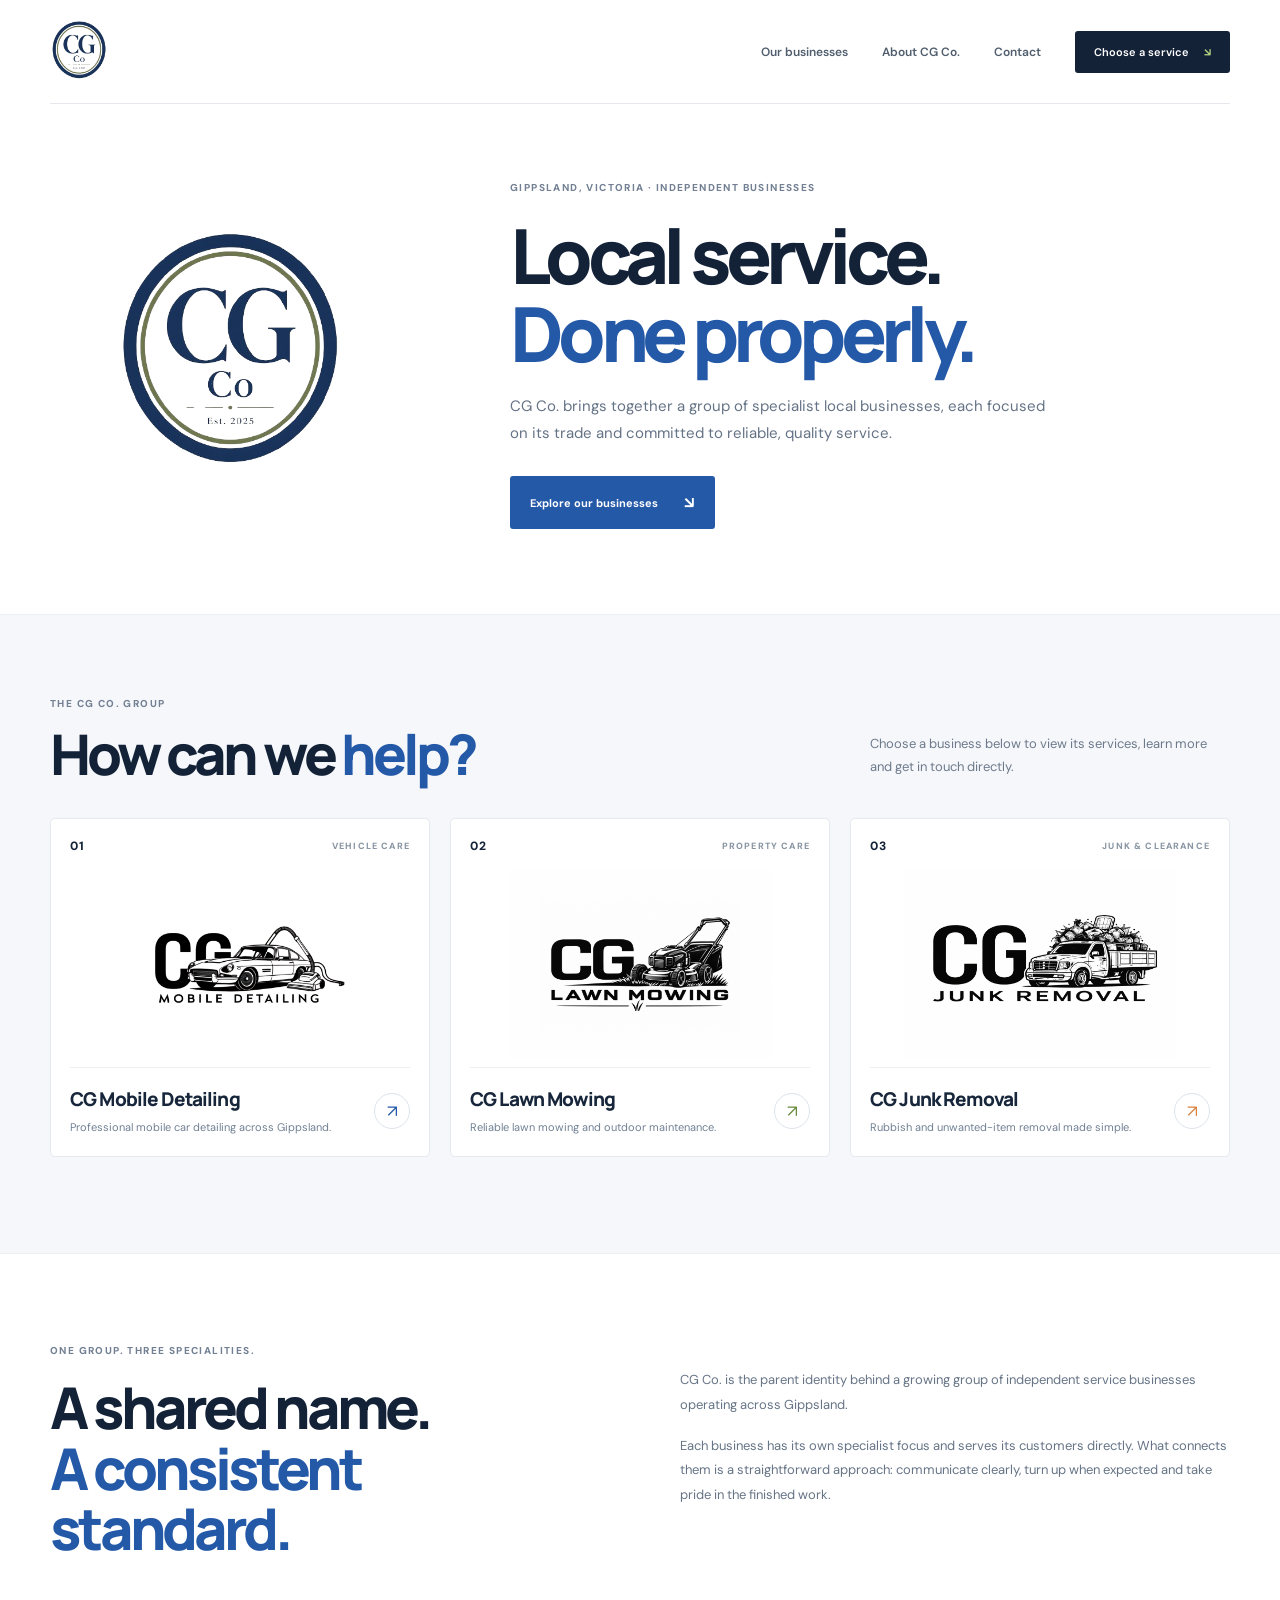
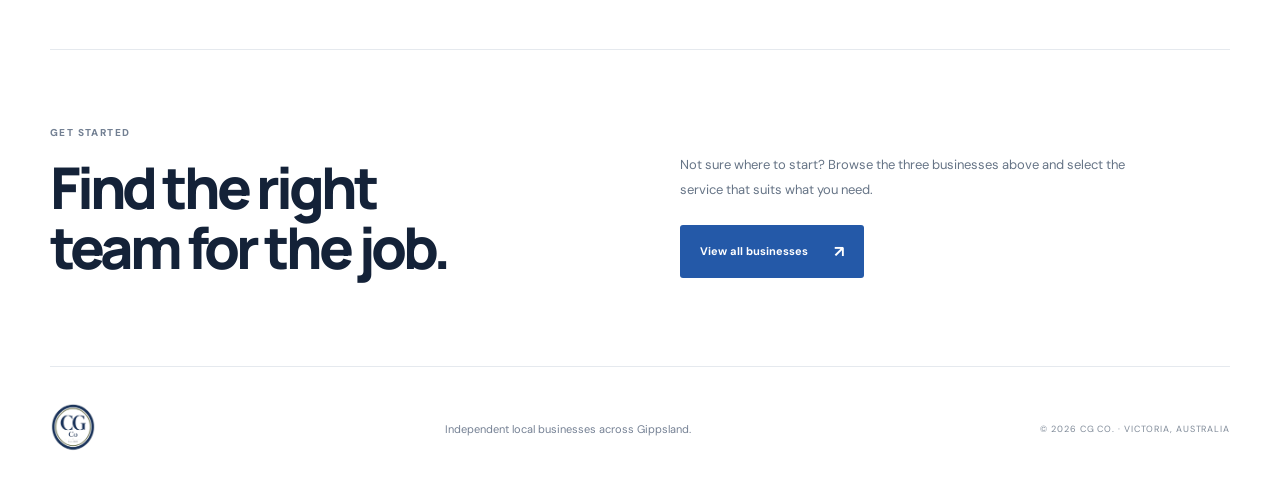
<file: index.html>
<!doctype html>
<html lang="en-AU">
<head>
<meta charset="utf-8"><meta name="viewport" content="width=device-width,initial-scale=1">
<meta name="theme-color" content="#ffffff">
<meta name="description" content="CG Co. is a Gippsland-based group of independent service businesses: mobile detailing, lawn mowing and junk removal.">
<meta property="og:title" content="CG Co. | Gippsland Service Businesses"><meta property="og:description" content="Three local service businesses. One shared commitment to quality work.">
<title>CG Co. | Gippsland Service Businesses</title><link rel="stylesheet" href="/styles.css"><link rel="icon" href="/favicon.svg" type="image/svg+xml">
</head>
<body><div class="shell">
<header class="header"><a class="brand-logo" href="/" aria-label="CG Co. home"><img src="/MainLogo" alt="CG Co."></a>
<nav class="nav" aria-label="Main navigation"><a href="#businesses">Our businesses</a><a href="#about">About CG Co.</a><a href="#contact">Contact</a></nav>
<a class="header-cta" href="#businesses">Choose a service <b>↘</b></a><button class="menu" aria-label="Open menu" aria-expanded="false">☰</button></header>
<main>
<section class="corporate-hero wrap">
<div class="corporate-logo"><img src="/MainLogo" alt="CG Co."></div>
<div class="corporate-intro"><span class="kicker">GIPPSLAND, VICTORIA · INDEPENDENT BUSINESSES</span><h1>Local service.<br><span>Done properly.</span></h1><p>CG Co. brings together a group of specialist local businesses, each focused on its trade and committed to reliable, quality service.</p><a class="primary-link" href="#businesses">Explore our businesses <b>↘</b></a></div>
</section>
<section class="business-section" id="businesses"><div class="wrap">
<div class="business-heading"><div><span class="kicker">THE CG CO. GROUP</span><h2>How can we <span>help?</span></h2></div><p>Choose a business below to view its services, learn more and get in touch directly.</p></div>
<div class="service-grid">
<a class="service-card service-detail" href="/mobile-detailing/"><div class="service-card-top"><span>01</span><span>VEHICLE CARE</span></div><div class="service-logo service-logo-detail"><img src="/CGMD" alt="CG Mobile Detailing logo"></div><div class="service-card-bottom"><div><h3>CG Mobile Detailing</h3><p>Professional mobile car detailing across Gippsland.</p></div><span class="service-arrow">↗</span></div></a>
<a class="service-card service-lawn" href="/lawn-mowing/"><div class="service-card-top"><span>02</span><span>PROPERTY CARE</span></div><div class="service-logo service-logo-lawn"><img src="/CGLM" alt="CG Lawn Mowing logo"></div><div class="service-card-bottom"><div><h3>CG Lawn Mowing</h3><p>Reliable lawn mowing and outdoor maintenance.</p></div><span class="service-arrow">↗</span></div></a>
<a class="service-card service-junk" href="/junk-removal/"><div class="service-card-top"><span>03</span><span>JUNK & CLEARANCE</span></div><div class="service-logo service-logo-junk"><img src="/CGJR" alt="CG Junk Removal logo"></div><div class="service-card-bottom"><div><h3>CG Junk Removal</h3><p>Rubbish and unwanted-item removal made simple.</p></div><span class="service-arrow">↗</span></div></a>
</div></div></section>
<section class="about-section" id="about"><div class="wrap about-layout"><div><span class="kicker">ONE GROUP. THREE SPECIALITIES.</span><h2>A shared name.<br><span>A consistent standard.</span></h2></div><div><p>CG Co. is the parent identity behind a growing group of independent service businesses operating across Gippsland.</p><p>Each business has its own specialist focus and serves its customers directly. What connects them is a straightforward approach: communicate clearly, turn up when expected and take pride in the finished work.</p></div></div></section>
<section class="contact-section wrap" id="contact"><div><span class="kicker">GET STARTED</span><h2>Find the right<br>team for the job.</h2></div><div><p>Not sure where to start? Browse the three businesses above and select the service that suits what you need.</p><a class="primary-link" href="#businesses">View all businesses <b>↗</b></a></div></section>
</main>
<footer class="footer wrap"><a class="brand-logo footer-brand" href="/" aria-label="CG Co. home"><img src="/MainLogo" alt="CG Co."></a><p>Independent local businesses across Gippsland.</p><small>© <span class="year"></span> CG CO. · VICTORIA, AUSTRALIA</small></footer>
</div><script src="/script.js"></script></body></html>
</file>
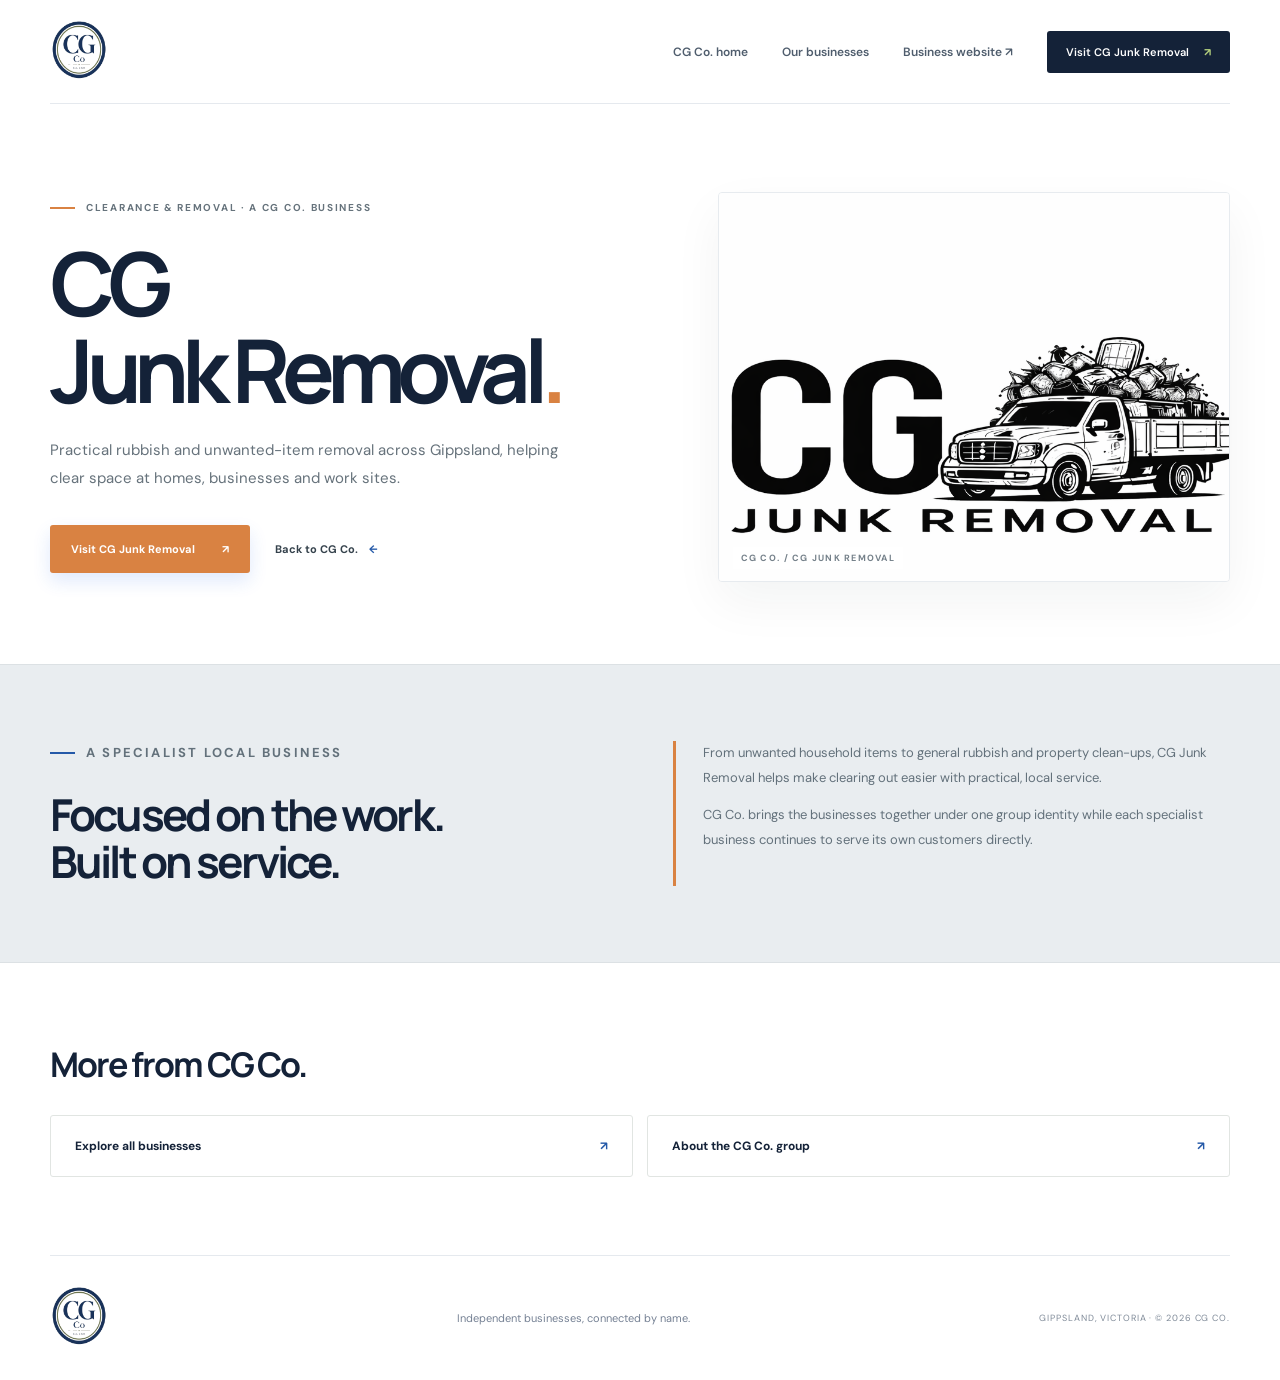
<file: junk-removal/index.html>
<!doctype html>
<html lang="en-AU"><head><meta charset="utf-8"><meta name="viewport" content="width=device-width,initial-scale=1"><meta name="theme-color" content="#f5f4ef"><meta name="description" content="Practical rubbish and unwanted-item removal across Gippsland, helping clear space at homes, businesses and work sites."><title>CG Junk Removal | CG Co.</title><link rel="stylesheet" href="/styles.css"><link rel="icon" href="/favicon.svg" type="image/svg+xml"></head><body class="tone-orange"><div class="shell"><header class="header"><a class="brand-logo" href="/" aria-label="CG Co. home"><img src="/MainLogo" alt="CG Co. — Built on Service"></a><nav class="nav"><a href="/">CG Co. home</a><a href="/#businesses">Our businesses</a><a href="https://cgjunkremoval.com" target="_blank" rel="noopener">Business website ↗</a></nav><a class="header-cta" href="https://cgjunkremoval.com" target="_blank" rel="noopener">Visit CG Junk Removal <b>↗</b></a><button class="menu" aria-label="Open menu" aria-expanded="false">☰</button></header><main><section class="subhero wrap"><div><p class="eyebrow">Clearance & removal · A CG Co. business</p><h1>CG<br> Junk Removal<span>.</span></h1><p class="intro">Practical rubbish and unwanted-item removal across Gippsland, helping clear space at homes, businesses and work sites.</p><div class="actions"><a class="btn" href="https://cgjunkremoval.com" target="_blank" rel="noopener">Visit CG Junk Removal <span>↗</span></a><a class="plain-link" href="/">Back to CG Co. <span>←</span></a></div></div><div class="sub-visual"><img class="sub-brand-logo" src="/CGJR" alt="CG Junk Removal logo"><small>CG CO. / CG JUNK REMOVAL</small></div></section><section class="details"><div class="details-inner wrap"><div><p class="eyebrow">A specialist local business</p><h2>Focused on the work.<br>Built on service.</h2></div><div class="detail-note"><p>From unwanted household items to general rubbish and property clean-ups, CG Junk Removal helps make clearing out easier with practical, local service.</p><p>CG Co. brings the businesses together under one group identity while each specialist business continues to serve its own customers directly.</p></div></div></section><section class="other-links wrap"><h2>More from CG Co.</h2><div class="other-grid"><a class="other-link" href="/#businesses">Explore all businesses <span>↗</span></a><a class="other-link" href="/">About the CG Co. group <span>↗</span></a></div></section></main><footer class="footer wrap"><a class="brand-logo" href="/" aria-label="CG Co. home"><img src="/MainLogo" alt="CG Co. — Built on Service"></a><p>Independent businesses, connected by name.</p><small>GIPPSLAND, VICTORIA · © <span class="year"></span> CG CO.</small></footer></div><script src="/script.js"></script></body></html>
</file>
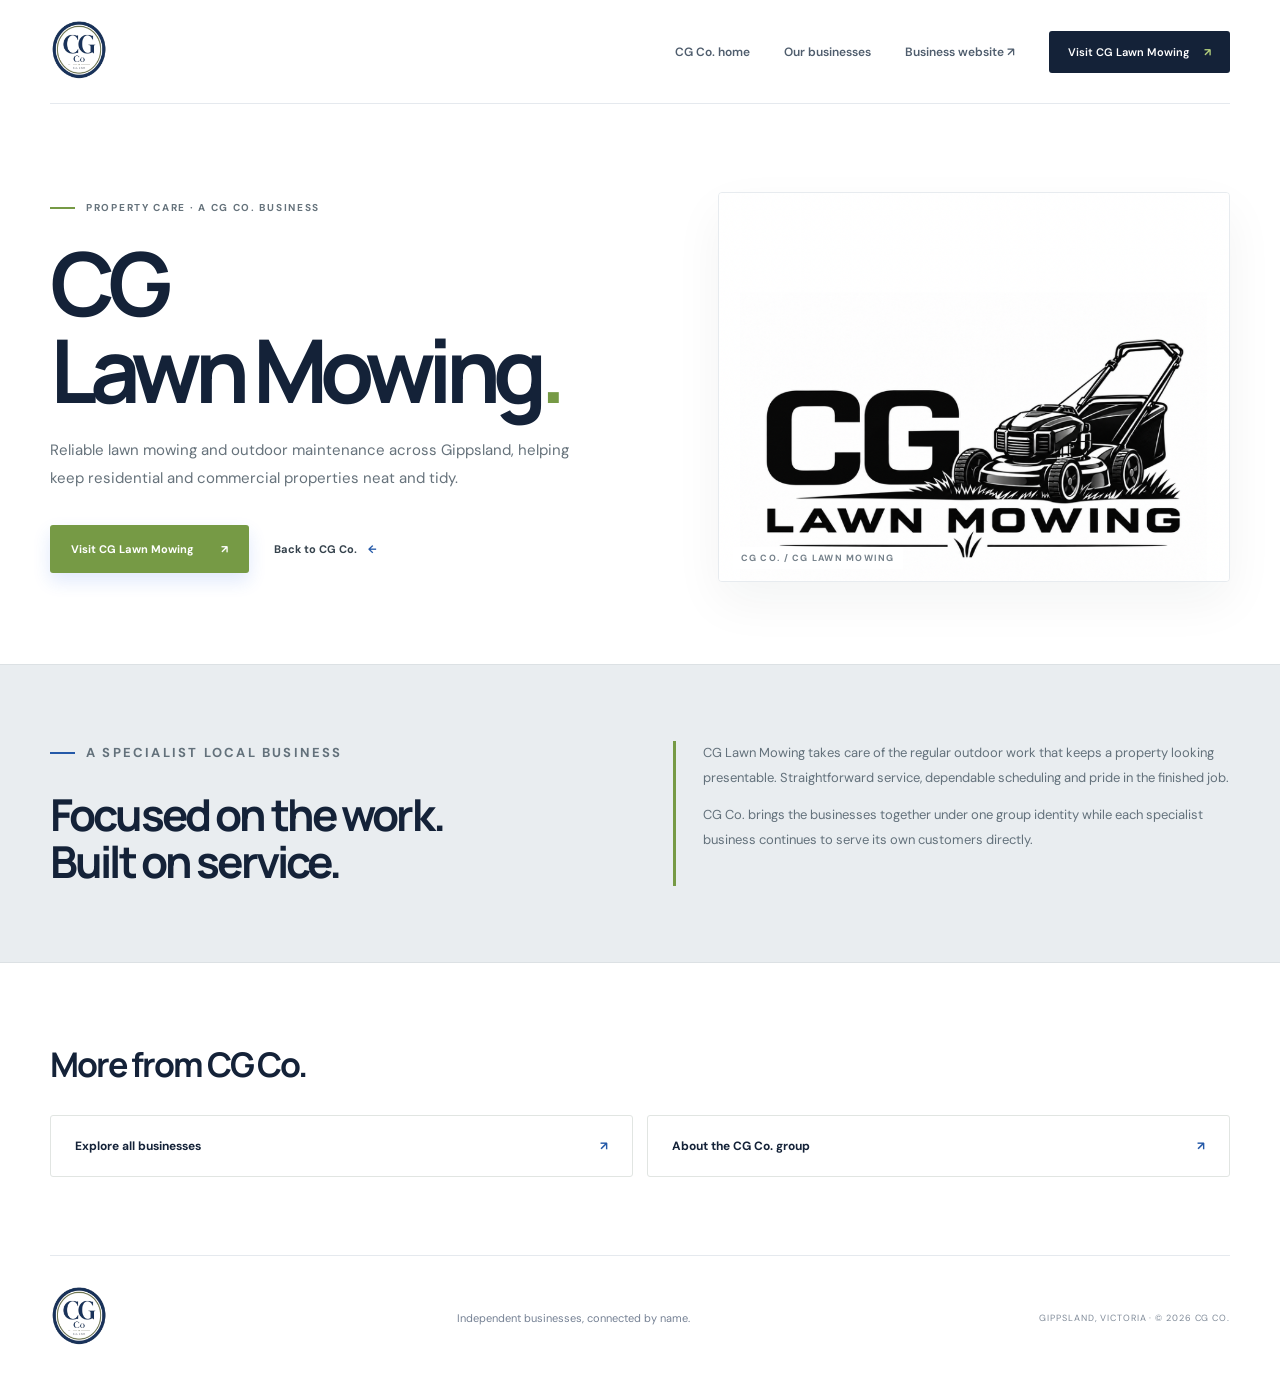
<file: lawn-mowing/index.html>
<!doctype html>
<html lang="en-AU"><head><meta charset="utf-8"><meta name="viewport" content="width=device-width,initial-scale=1"><meta name="theme-color" content="#f5f4ef"><meta name="description" content="Reliable lawn mowing and outdoor maintenance across Gippsland, helping keep residential and commercial properties neat and tidy."><title>CG Lawn Mowing | CG Co.</title><link rel="stylesheet" href="/styles.css"><link rel="icon" href="/favicon.svg" type="image/svg+xml"></head><body class="tone-green"><div class="shell"><header class="header"><a class="brand-logo" href="/" aria-label="CG Co. home"><img src="/MainLogo" alt="CG Co. — Built on Service"></a><nav class="nav"><a href="/">CG Co. home</a><a href="/#businesses">Our businesses</a><a href="https://cglawnmowing.org" target="_blank" rel="noopener">Business website ↗</a></nav><a class="header-cta" href="https://cglawnmowing.org" target="_blank" rel="noopener">Visit CG Lawn Mowing <b>↗</b></a><button class="menu" aria-label="Open menu" aria-expanded="false">☰</button></header><main><section class="subhero wrap"><div><p class="eyebrow">Property care · A CG Co. business</p><h1>CG<br> Lawn Mowing<span>.</span></h1><p class="intro">Reliable lawn mowing and outdoor maintenance across Gippsland, helping keep residential and commercial properties neat and tidy.</p><div class="actions"><a class="btn" href="https://cglawnmowing.org" target="_blank" rel="noopener">Visit CG Lawn Mowing <span>↗</span></a><a class="plain-link" href="/">Back to CG Co. <span>←</span></a></div></div><div class="sub-visual"><img class="sub-brand-logo" src="/CGLM" alt="CG Lawn Mowing logo"><small>CG CO. / CG LAWN MOWING</small></div></section><section class="details"><div class="details-inner wrap"><div><p class="eyebrow">A specialist local business</p><h2>Focused on the work.<br>Built on service.</h2></div><div class="detail-note"><p>CG Lawn Mowing takes care of the regular outdoor work that keeps a property looking presentable. Straightforward service, dependable scheduling and pride in the finished job.</p><p>CG Co. brings the businesses together under one group identity while each specialist business continues to serve its own customers directly.</p></div></div></section><section class="other-links wrap"><h2>More from CG Co.</h2><div class="other-grid"><a class="other-link" href="/#businesses">Explore all businesses <span>↗</span></a><a class="other-link" href="/">About the CG Co. group <span>↗</span></a></div></section></main><footer class="footer wrap"><a class="brand-logo" href="/" aria-label="CG Co. home"><img src="/MainLogo" alt="CG Co. — Built on Service"></a><p>Independent businesses, connected by name.</p><small>GIPPSLAND, VICTORIA · © <span class="year"></span> CG CO.</small></footer></div><script src="/script.js"></script></body></html>
</file>
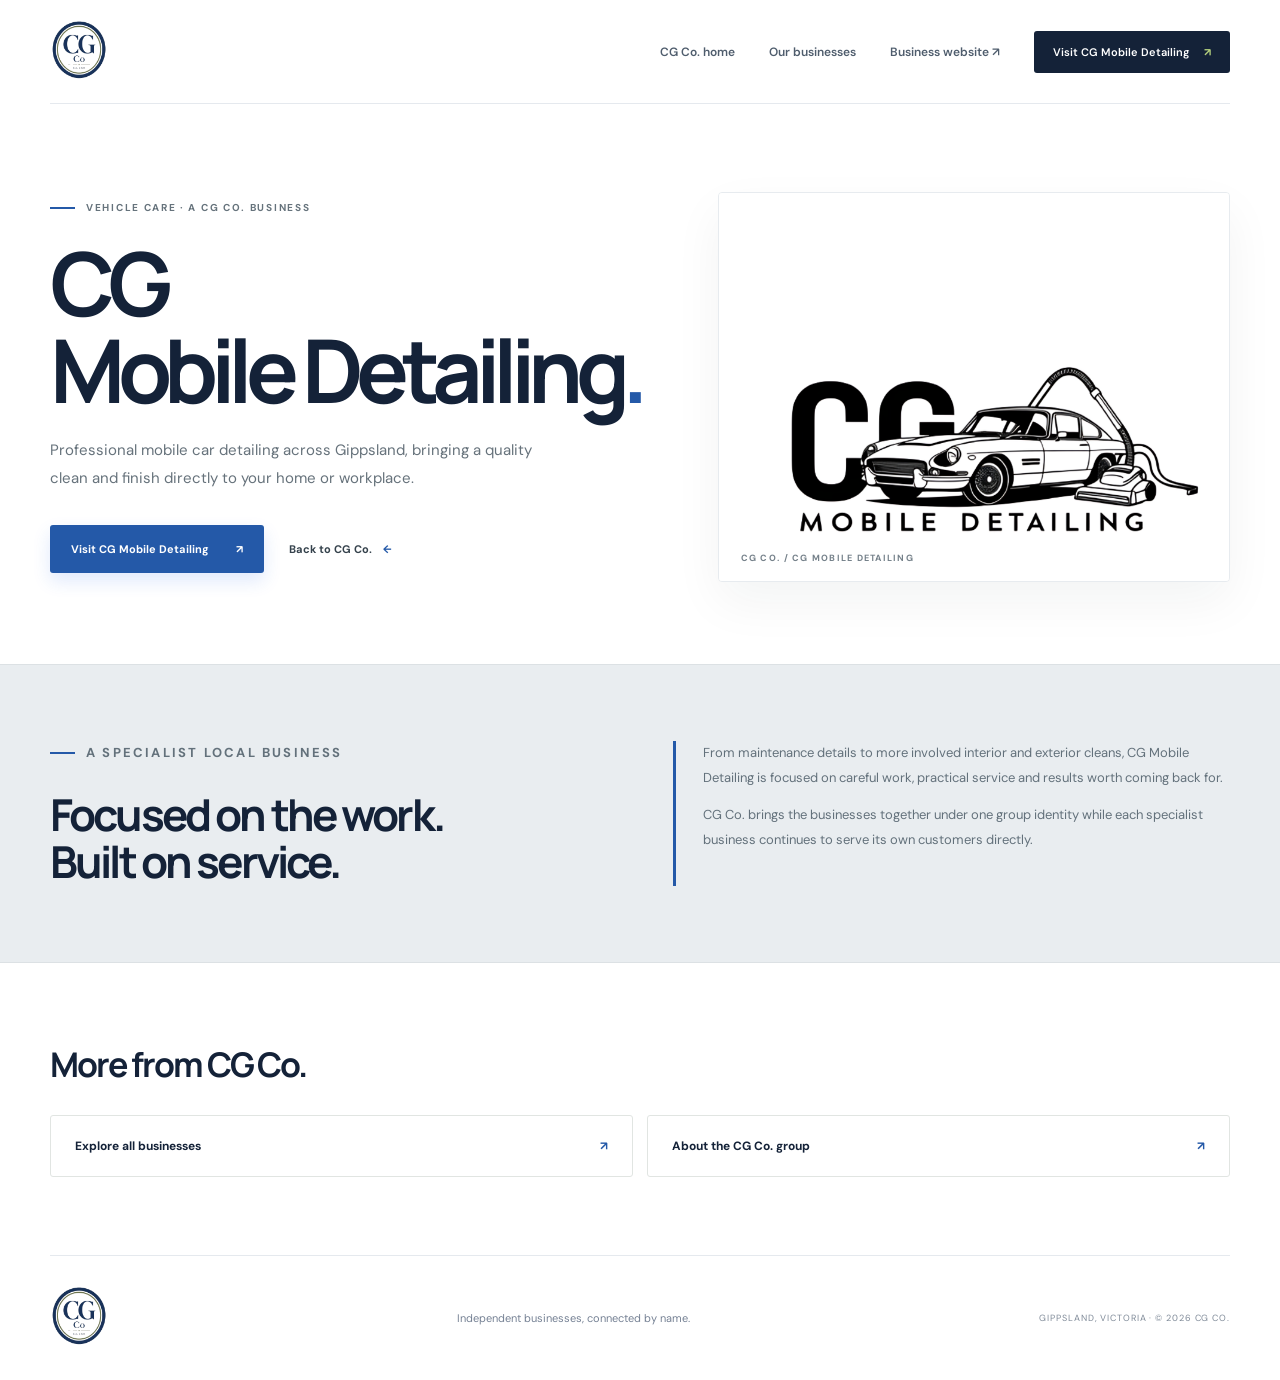
<file: mobile-detailing/index.html>
<!doctype html>
<html lang="en-AU"><head><meta charset="utf-8"><meta name="viewport" content="width=device-width,initial-scale=1"><meta name="theme-color" content="#f5f4ef"><meta name="description" content="Professional mobile car detailing across Gippsland, bringing a quality clean and finish directly to your home or workplace."><title>CG Mobile Detailing | CG Co.</title><link rel="stylesheet" href="/styles.css"><link rel="icon" href="/favicon.svg" type="image/svg+xml"></head><body class="tone-blue"><div class="shell"><header class="header"><a class="brand-logo" href="/" aria-label="CG Co. home"><img src="/MainLogo" alt="CG Co. — Built on Service"></a><nav class="nav"><a href="/">CG Co. home</a><a href="/#businesses">Our businesses</a><a href="https://cgmobiledetailing.com" target="_blank" rel="noopener">Business website ↗</a></nav><a class="header-cta" href="https://cgmobiledetailing.com" target="_blank" rel="noopener">Visit CG Mobile Detailing <b>↗</b></a><button class="menu" aria-label="Open menu" aria-expanded="false">☰</button></header><main><section class="subhero wrap"><div><p class="eyebrow">Vehicle care · A CG Co. business</p><h1>CG<br> Mobile Detailing<span>.</span></h1><p class="intro">Professional mobile car detailing across Gippsland, bringing a quality clean and finish directly to your home or workplace.</p><div class="actions"><a class="btn" href="https://cgmobiledetailing.com" target="_blank" rel="noopener">Visit CG Mobile Detailing <span>↗</span></a><a class="plain-link" href="/">Back to CG Co. <span>←</span></a></div></div><div class="sub-visual"><img class="sub-brand-logo" src="/CGMD" alt="CG Mobile Detailing logo"><small>CG CO. / CG MOBILE DETAILING</small></div></section><section class="details"><div class="details-inner wrap"><div><p class="eyebrow">A specialist local business</p><h2>Focused on the work.<br>Built on service.</h2></div><div class="detail-note"><p>From maintenance details to more involved interior and exterior cleans, CG Mobile Detailing is focused on careful work, practical service and results worth coming back for.</p><p>CG Co. brings the businesses together under one group identity while each specialist business continues to serve its own customers directly.</p></div></div></section><section class="other-links wrap"><h2>More from CG Co.</h2><div class="other-grid"><a class="other-link" href="/#businesses">Explore all businesses <span>↗</span></a><a class="other-link" href="/">About the CG Co. group <span>↗</span></a></div></section></main><footer class="footer wrap"><a class="brand-logo" href="/" aria-label="CG Co. home"><img src="/MainLogo" alt="CG Co. — Built on Service"></a><p>Independent businesses, connected by name.</p><small>GIPPSLAND, VICTORIA · © <span class="year"></span> CG CO.</small></footer></div><script src="/script.js"></script></body></html>
</file>
<file: styles.css>
@import url('https://fonts.googleapis.com/css2?family=DM+Sans:wght@400;500;600;700&family=Manrope:wght@400;500;600;700;800&display=swap');
:root{--paper:#f5f4ef;--white:#fff;--ink:#17212b;--muted:#69747d;--line:#e3e5e2;--blue:#2563eb;--blue2:#dce9ff;--green:#83bd45;--green2:#eaf4df;--orange:#ef8b45;--orange2:#fff0e3;--max:1240px}
*{box-sizing:border-box}html{scroll-behavior:smooth;scroll-padding-top:100px}body{margin:0;background:var(--paper);color:var(--ink);font-family:'DM Sans',sans-serif;-webkit-font-smoothing:antialiased}a{color:inherit;text-decoration:none}button{font:inherit}.shell{overflow:hidden}.wrap{width:min(var(--max),calc(100% - 72px));margin:auto}
.header{height:94px;width:min(var(--max),calc(100% - 72px));margin:auto;display:flex;align-items:center;justify-content:space-between;border-bottom:1px solid #dfe2df;position:relative;z-index:5}.brand-logo{display:flex;align-items:center;flex:0 0 auto;width:145px;height:70px;overflow:hidden;background:#080a0d;border-radius:5px;padding:5px 9px}.brand-logo img{display:block;width:100%;height:100%;object-fit:contain}.footer-brand{width:135px;height:64px}
.nav{display:flex;align-items:center;gap:36px;margin-left:auto;margin-right:34px}.nav a,.header-cta{font-size:12px;font-weight:600;color:#53606a}.nav a:hover{color:var(--blue)}.header-cta{padding:14px 18px;background:var(--ink);color:#fff;border-radius:3px}.header-cta b{color:#a9d76e;margin-left:12px}.menu{display:none;background:none;border:0;color:var(--ink);font-size:24px}
.eyebrow{font-size:10px;letter-spacing:.17em;text-transform:uppercase;font-weight:700;color:#66737c;display:flex;align-items:center;gap:11px;margin:0 0 25px}.eyebrow:before{content:'';width:25px;height:2px;background:var(--blue)}h1,h2,h3{font-family:Manrope,sans-serif}h1,h2,h3,p{margin-top:0}
.hero{padding:86px 0 66px;display:grid;grid-template-columns:1.05fr .95fr;gap:62px;align-items:center;min-height:625px}.hero h1{font-size:clamp(58px,7.2vw,96px);line-height:.99;letter-spacing:-.085em;font-weight:800;margin:0 0 27px;max-width:730px}.hero h1 em{font-style:normal;color:var(--blue)}.intro{max-width:520px;color:#66727b;font-size:15px;line-height:1.9;margin-bottom:32px}.actions{display:flex;align-items:center;gap:25px;flex-wrap:wrap}.btn{display:inline-flex;align-items:center;gap:27px;padding:17px 21px;background:var(--blue);color:white;font-size:11px;font-weight:700;border-radius:3px;transition:.2s;box-shadow:0 8px 18px #2563eb24}.btn:hover{transform:translateY(-3px);background:#174fce}.plain-link{font-size:11px;font-weight:700;color:#35424c}.plain-link span{color:var(--blue);margin-left:8px}
.hero-visual{min-height:430px;position:relative;display:flex;align-items:center;justify-content:center;background:#090b0e;border-radius:5px;overflow:hidden;box-shadow:0 24px 60px #17212b20}.hero-visual:before{content:'';position:absolute;inset:0;background:radial-gradient(ellipse at 70% 25%,#31425a 0,transparent 44%),linear-gradient(135deg,#101820,#050608 72%)}.visual-grid{position:absolute;inset:0;opacity:.18;background-image:linear-gradient(#ffffff1c 1px,transparent 1px),linear-gradient(90deg,#ffffff1c 1px,transparent 1px);background-size:44px 44px;mask-image:linear-gradient(135deg,black,transparent 82%)}.hero-brand-logo{position:relative;z-index:1;display:block;width:76%;max-height:235px;object-fit:contain;filter:drop-shadow(0 15px 28px #0008)}.visual-stamp{position:absolute;bottom:25px;left:27px;font-size:9px;line-height:1.8;letter-spacing:.18em;color:#c8d0d6}.visual-stamp strong{color:#a9d76e}.visual-count{position:absolute;right:26px;top:25px;font-size:9px;letter-spacing:.16em;color:#c1cad2}
.hero-bottom{border-top:1px solid #dfe2df;padding-top:19px;display:flex;justify-content:space-between;color:#7c878e;font-size:9px;font-weight:700;letter-spacing:.16em}
.section{padding:112px 0}.section-head{display:flex;justify-content:space-between;align-items:end;gap:35px;margin-bottom:43px}.section-head h2{font-size:clamp(42px,5vw,66px);letter-spacing:-.075em;line-height:1.01;margin:0}.section-head h2 span{color:var(--blue)}.section-head>p{max-width:370px;color:#6c777f;font-size:13px;line-height:1.85;margin:0 0 5px}
.business-grid{display:grid;grid-template-columns:repeat(3,1fr);gap:18px}.business-tile{position:relative;min-height:435px;padding:24px;display:flex;flex-direction:column;overflow:hidden;background:#fff;border:1px solid #e3e6e3;border-radius:5px;transition:transform .25s,box-shadow .25s}.business-tile:hover{transform:translateY(-6px);box-shadow:0 20px 45px #18232b14}.business-tile:before{content:'';position:absolute;left:0;right:0;top:0;height:5px;background:var(--tone)}.tile-top{position:relative;display:flex;justify-content:space-between;align-items:center;font-size:9px;font-weight:700;letter-spacing:.13em;color:#82909a}.tile-logo{position:relative;z-index:1;display:block;width:100%;height:155px;object-fit:contain;object-position:center;margin:23px 0 18px;border-radius:3px}.tile-logo-mobile{background:#e8f5ef}.tile-logo-junk{background:#101216}.business-tile h3{font-size:26px;letter-spacing:-.06em;line-height:1.08;margin:0 0 12px;position:relative;color:#18232d}.business-tile p{color:#69757e;font-size:12px;line-height:1.8;max-width:320px;margin-bottom:25px;position:relative}.tile-link{margin-top:auto;border-top:1px solid #e9ece9;padding-top:17px;font-size:10px;font-weight:700;display:flex;justify-content:space-between;position:relative;color:#26333d}.tile-link b{color:var(--tone);font-size:17px}.tone-blue{--tone:var(--blue);--tone-soft:var(--blue2)}.tone-green{--tone:var(--green);--tone-soft:var(--green2)}.tone-orange{--tone:var(--orange);--tone-soft:var(--orange2)}
.statement{background:#e9edf0;border-block:1px solid #dce1e4}.statement-inner{padding:100px 0;display:grid;grid-template-columns:.7fr 1.3fr;gap:80px}.statement-tag{font-size:10px;font-weight:700;letter-spacing:.17em;color:#71808a}.statement-copy h2{font-size:clamp(40px,4.8vw,64px);letter-spacing:-.075em;line-height:1.04;margin-bottom:25px}.statement-copy h2 span{color:var(--blue)}.statement-copy p{max-width:690px;color:#63717b;font-size:13px;line-height:1.95}
.contact{padding:100px 0}.contact-panel{position:relative;overflow:hidden;padding:60px 64px;background:#152330;color:#fff;border-radius:5px}.contact-panel:after{content:'CG.';position:absolute;right:20px;bottom:-120px;font:800 300px Manrope,sans-serif;letter-spacing:-.15em;color:#ffffff0b}.contact-panel .eyebrow{color:#b5c2cb}.contact-panel .eyebrow:before{background:#a9d76e}.contact-panel h2{font-size:clamp(44px,5vw,68px);letter-spacing:-.075em;line-height:1.02;max-width:600px;margin-bottom:17px}.contact-panel p:not(.eyebrow){font-size:13px;color:#c1cbd2;max-width:430px;line-height:1.85}.contact-panel .btn{background:#a9d76e;color:#17212b;box-shadow:none;position:relative;z-index:1}.contact-panel .btn:hover{background:#bce78a}
.footer{border-top:1px solid #dfe2df;min-height:140px;display:flex;align-items:center;justify-content:space-between;gap:20px}.footer p{font-size:11px;color:#75818a;margin:0}.footer small{font-size:9px;color:#7f8a92;letter-spacing:.13em}
.subhero{padding:88px 0 82px;display:grid;grid-template-columns:1fr .85fr;gap:65px;align-items:center}.subhero h1{font-size:clamp(54px,7vw,88px);line-height:.98;letter-spacing:-.085em;margin:0 0 24px}.subhero h1 span{color:var(--tone)}.subhero .eyebrow:before{background:var(--tone)}.subhero .btn{background:var(--tone)}.sub-visual{height:390px;display:grid;place-items:center;position:relative;overflow:hidden;background:#fff;border:1px solid #e1e5e2;border-radius:5px;box-shadow:0 20px 50px #17212b0d}.sub-brand-logo{display:block;width:82%;height:76%;object-fit:contain;position:relative;z-index:1}.sub-visual small{position:absolute;bottom:20px;left:23px;color:#75818a;font-size:9px;font-weight:700;letter-spacing:.14em}.details{background:#e9edf0;border-block:1px solid #dce1e4}.details-inner{padding:76px 0;display:grid;grid-template-columns:1fr 1fr;gap:65px}.details h2{font-size:clamp(32px,3.5vw,44px);letter-spacing:-.065em;line-height:1.08;margin:0}.details p{font-size:13px;color:#63717b;line-height:1.9}.detail-note{border-left:3px solid var(--tone);padding-left:27px}.other-links{padding:78px 0}.other-links h2{font-size:34px;letter-spacing:-.06em}.other-grid{display:grid;grid-template-columns:repeat(2,1fr);gap:14px}.other-link{padding:22px 24px;background:#fff;border:1px solid #e1e5e2;border-radius:3px;display:flex;justify-content:space-between;font-size:12px;font-weight:700}.other-link span{color:var(--blue)}
:focus-visible{outline:3px solid #2563eb;outline-offset:4px}
@media(max-width:900px){.nav{gap:20px;margin-right:18px}.hero{gap:28px}.business-grid{grid-template-columns:1fr 1fr}.business-tile:last-child{grid-column:1/-1}.statement-inner{gap:40px}.subhero{gap:35px}.sub-visual{height:320px}}
@media(max-width:640px){.wrap,.header{width:calc(100% - 40px)}.header{height:78px}.brand-logo{width:120px;height:58px}.nav,.header-cta{display:none}.menu{display:block}.nav.open{display:flex;position:absolute;top:77px;left:-20px;right:-20px;padding:23px 20px 26px;background:#fff;border-bottom:1px solid var(--line);flex-direction:column;align-items:flex-start;gap:22px;box-shadow:0 15px 25px #17212b12}.hero{display:flex;flex-direction:column;align-items:stretch;padding:64px 0 42px;gap:35px;min-height:0}.hero h1{font-size:clamp(53px,14vw,74px)}.intro{font-size:13px}.hero-visual{min-height:290px}.hero-brand-logo{width:78%;max-height:150px}.hero-bottom{font-size:7px;gap:15px}.section{padding:78px 0}.section-head{display:block}.section-head>p{margin-top:20px}.business-grid{grid-template-columns:1fr}.business-tile,.business-tile:last-child{grid-column:auto;min-height:385px}.tile-logo{height:150px}.statement-inner{padding:72px 0;display:block}.statement-copy{margin-top:34px}.contact{padding:70px 0}.contact-panel{padding:38px 26px}.contact-panel:after{font-size:190px;bottom:-75px}.footer{padding:28px 0;align-items:flex-start;flex-direction:column}.subhero{display:flex;flex-direction:column;align-items:stretch;padding:65px 0 55px;gap:32px}.subhero h1{font-size:58px}.sub-visual{height:265px}.sub-brand-logo{width:88%;height:72%}.details-inner{display:block;padding:58px 0}.details-inner>div+div{margin-top:26px}.other-grid{grid-template-columns:1fr}}


/* CG Co. brand-led editorial redesign */
:root{--paper:#f4f5f2;--ink:#111c2b;--blue:#2873f0;--green:#8cc63f;--orange:#f28a43}
.header{height:88px}.brand-logo{width:112px;height:58px;border-radius:3px;background:#090d13;padding:5px 8px}.brand-logo img{width:100%;height:100%;object-fit:contain}.nav{gap:38px}.header-cta{border-radius:2px;background:var(--ink)}
.new-hero{background:#101c2b;color:white;padding:0 max(36px,calc((100vw - 1240px)/2));position:relative}
.new-hero-top{height:62px;border-bottom:1px solid #ffffff24;display:flex;align-items:center;justify-content:space-between;font-size:9px;font-weight:700;letter-spacing:.16em;color:#aeb9c4}
.new-hero-brand{height:clamp(310px,38vw,500px);margin:0 -10px;position:relative;display:flex;align-items:center;justify-content:center;overflow:hidden;background:radial-gradient(ellipse at 50% 48%,#31465d 0%,#192b40 40%,#101c2b 76%)}
.new-hero-brand:before,.new-hero-brand:after{content:'';position:absolute;width:70vw;height:70vw;max-width:850px;max-height:850px;border:1px solid #ffffff12;border-radius:50%}.new-hero-brand:after{width:52vw;height:52vw;max-width:630px;max-height:630px}
.new-hero-brand img{position:relative;z-index:2;width:min(76%,780px);height:78%;object-fit:contain;filter:drop-shadow(0 20px 30px #0008)}
.brand-orbit{position:absolute;border:1px solid #8cc63f44;transform:rotate(-18deg);width:115%;height:1px;z-index:1}.orbit-two{transform:rotate(18deg);border-color:#2873f044}
.new-hero-bottom{border-top:1px solid #ffffff24;padding:36px 0 45px;display:grid;grid-template-columns:.8fr 1.2fr;gap:80px;align-items:start}
.hero-index{font-size:9px;letter-spacing:.15em;color:#9baab7;font-weight:700;padding-top:9px}.hero-index i{display:inline-block;width:24px;height:2px;background:var(--green);vertical-align:middle;margin:0 12px}
.hero-message{display:grid;grid-template-columns:1fr 1fr;column-gap:45px;align-items:end}.hero-message h1{font:800 clamp(38px,4.7vw,60px)/1.02 Manrope,sans-serif;letter-spacing:-.075em;margin:0}.hero-message h1 span{color:var(--green)}.hero-message p{font-size:12px;line-height:1.9;color:#b5c1cb;margin:0 0 5px}.hero-link{grid-column:2;margin-top:22px;font-size:9px;letter-spacing:.15em;font-weight:800;color:white}.hero-link b{color:var(--green);font-size:17px;margin-left:15px}
.colour-bar{height:7px;display:grid;grid-template-columns:1fr 1fr 1fr;margin:0 -36px}.colour-bar i:nth-child(1){background:var(--blue)}.colour-bar i:nth-child(2){background:var(--green)}.colour-bar i:nth-child(3){background:var(--orange)}
.new-businesses{padding:110px 0 120px}.new-section-intro{display:grid;grid-template-columns:1fr 380px;gap:50px;align-items:end;margin-bottom:50px}.kicker{font-size:9px;letter-spacing:.17em;font-weight:800;color:#7b8790}
.new-section-intro h2,.new-about h2,.new-contact h2{font:800 clamp(43px,5.4vw,68px)/1.02 Manrope,sans-serif;letter-spacing:-.08em;margin:22px 0 0}.new-section-intro h2 em,.new-about h2 em{font-style:normal;color:var(--blue)}
.new-section-intro>p,.new-about p,.new-contact p{font-size:13px;line-height:1.95;color:#697681;margin:0 0 5px}.new-business-list{border-top:1px solid #d9dfdc}
.new-business{display:grid;grid-template-columns:70px 190px 1fr 55px;gap:25px;align-items:center;min-height:190px;padding:22px 20px;border-bottom:1px solid #d9dfdc;transition:background .2s,padding .2s}.new-business:hover{background:white;padding-left:28px;padding-right:28px}
.new-business-number{font:700 12px Manrope;color:#85919a;align-self:start;padding-top:9px}.new-business-logo{height:132px;background:#fff;display:flex;align-items:center;justify-content:center;border-radius:3px;overflow:hidden}.new-business-logo img{width:100%;height:100%;object-fit:contain}
.business-blue .new-business-logo{background:#e7f3ee}.business-green .new-business-logo{background:#edf4e7}.business-orange .new-business-logo{background:#101419}
.new-business-copy>span{font-size:9px;font-weight:800;letter-spacing:.16em;color:#89949b}.new-business-copy h3{font:800 25px Manrope,sans-serif;letter-spacing:-.06em;margin:8px 0}.new-business-copy p{font-size:12px;line-height:1.7;color:#697681;margin:0;max-width:480px}
.new-business-arrow{width:43px;height:43px;border:1px solid #dce2df;border-radius:50%;display:grid;place-items:center;font-size:19px;transition:.2s}.business-blue .new-business-arrow{color:var(--blue)}.business-green .new-business-arrow{color:#6d9f2d}.business-orange .new-business-arrow{color:var(--orange)}.new-business:hover .new-business-arrow{background:var(--ink);color:white;border-color:var(--ink)}
.new-about{background:#e8ecee;border-block:1px solid #dce1e3}.new-about-inner{padding:100px 0;display:grid;grid-template-columns:.8fr 1.2fr;gap:70px;align-items:center}.about-mark{font:800 clamp(120px,20vw,250px)/.8 Manrope,sans-serif;letter-spacing:-.13em;color:#14273a;position:relative}.about-mark span{color:var(--blue)}.new-about h2{margin:18px 0 25px}.new-about p{max-width:670px}
.new-contact{padding:95px 0;display:grid;grid-template-columns:1fr 1fr;gap:70px;align-items:end}.new-contact h2{margin-top:20px}.new-contact-link{display:inline-flex;align-items:center;gap:25px;margin-top:23px;background:var(--blue);color:white;padding:17px 22px;font-size:10px;letter-spacing:.12em;font-weight:800}.new-contact-link b{font-size:17px;color:#c6ed8f}
.footer{min-height:130px}.footer-brand{width:105px;height:55px}
@media(max-width:850px){.new-hero-bottom{grid-template-columns:1fr;gap:20px}.hero-message{max-width:700px}.new-section-intro{grid-template-columns:1fr 300px}.new-business{grid-template-columns:40px 150px 1fr 45px;gap:18px}.new-business-logo{height:115px}.new-about-inner{gap:35px}}
@media(max-width:640px){.wrap,.header{width:calc(100% - 40px)}.header{height:76px}.brand-logo{width:100px;height:52px}.nav,.header-cta{display:none}.menu{display:block;background:none;border:0;font-size:24px;color:var(--ink)}.nav.open{display:flex;position:absolute;top:75px;left:-20px;right:-20px;padding:23px 20px;background:white;flex-direction:column;gap:20px;box-shadow:0 12px 25px #0001}
.new-hero{padding:0 20px}.new-hero-top{font-size:7px;gap:15px}.new-hero-brand{height:290px;margin:0 -5px}.new-hero-brand img{width:90%;height:70%}.new-hero-bottom{padding:28px 0 35px;gap:22px}.hero-message{display:block}.hero-message h1{font-size:42px}.hero-message p{margin-top:17px}.hero-link{display:inline-block;margin-top:20px}.colour-bar{margin:0 -20px}
.new-businesses{padding:75px 0}.new-section-intro{display:block;margin-bottom:30px}.new-section-intro>p{margin-top:22px}.new-business{grid-template-columns:30px 95px 1fr 32px;gap:12px;padding:17px 3px;min-height:145px}.new-business:hover{padding:17px 3px}.new-business-logo{height:88px}.new-business-copy h3{font-size:17px;margin:6px 0}.new-business-copy p{font-size:10px;line-height:1.5}.new-business-copy>span{font-size:7px}.new-business-arrow{width:30px;height:30px;font-size:15px}.new-business-number{font-size:10px}
.new-about-inner{padding:70px 0;display:block}.about-mark{font-size:125px;margin-bottom:45px}.new-about h2,.new-contact h2{font-size:44px}.new-contact{padding:70px 0;display:block}.new-contact>div+div{margin-top:24px}.footer{padding:25px 0;align-items:flex-start;flex-direction:column}.footer-brand{width:100px;height:52px}
.subhero{display:flex;flex-direction:column;align-items:stretch;padding:65px 0 55px;gap:32px}.subhero h1{font-size:58px}.sub-visual{height:265px}.details-inner{display:block;padding:58px 0}.details-inner>div+div{margin-top:26px}.other-grid{grid-template-columns:1fr}}

/* Clean corporate layout — restrained colour, correct logo presentation */
:root{--paper:#fff;--ink:#142238;--blue:#2459a8;--muted:#667486;--line:#e5e9ee;--green:#769a45;--orange:#d98242}
body{background:#fff;color:var(--ink)}
.wrap{width:min(1180px,calc(100% - 64px))}
.header{width:min(1180px,calc(100% - 64px));height:104px;border-bottom:1px solid var(--line)}
.brand-logo{width:58px;height:88px;background:transparent!important;padding:0;border-radius:0;overflow:visible}
.brand-logo img{width:100%;height:100%;object-fit:contain}
.nav{gap:34px}.nav a{font-size:12px;color:#4f5d6d;font-weight:600}.header-cta{background:var(--ink);padding:14px 19px;border-radius:3px;font-size:11px}.header-cta b{color:#b5d17e}
.corporate-hero{min-height:510px;padding:64px 0 72px;display:grid;grid-template-columns:360px 1fr;gap:100px;align-items:center}
.corporate-logo{min-height:360px;display:flex;align-items:center;justify-content:center}
.corporate-logo img{display:block;width:auto;height:350px;max-width:100%;object-fit:contain}
.kicker{display:block;font-size:10px;letter-spacing:.14em;font-weight:800;color:#738093}
.corporate-intro h1{font:800 clamp(52px,6vw,76px)/1.03 Manrope,sans-serif;letter-spacing:-.075em;margin:22px 0 20px;color:#142238}
.corporate-intro h1 span{color:var(--blue)}
.corporate-intro p{font-size:15px;line-height:1.85;color:#657386;max-width:550px;margin:0 0 28px}
.primary-link{display:inline-flex;align-items:center;gap:26px;background:var(--blue);color:#fff;padding:16px 20px;border-radius:3px;font-size:11px;font-weight:700;transition:background .2s,transform .2s}
.primary-link:hover{background:#193f7b;transform:translateY(-2px)}.primary-link b{font-size:16px}
.business-section{background:#f5f7fa;padding:82px 0 96px;border-block:1px solid #edf0f3}
.business-heading{display:flex;align-items:end;justify-content:space-between;gap:40px;margin-bottom:34px}
.business-heading h2,.about-layout h2,.contact-section h2{font:800 clamp(38px,4.5vw,56px)/1.05 Manrope,sans-serif;letter-spacing:-.07em;margin:15px 0 0;color:#142238}
.business-heading h2 span,.about-layout h2 span{color:var(--blue)}
.business-heading>p{font-size:13px;line-height:1.8;color:#6d7a8b;max-width:360px;margin:0 0 5px}
.service-grid{display:grid;grid-template-columns:repeat(3,minmax(0,1fr));gap:20px}
.service-card{background:#fff;border:1px solid #e4e9ef;border-radius:5px;padding:19px 19px 0;display:flex;flex-direction:column;min-width:0;transition:transform .2s,box-shadow .2s,border-color .2s}
.service-card:hover{transform:translateY(-4px);box-shadow:0 14px 35px #172b4412;border-color:#cbd5e1}
.service-card-top{display:flex;justify-content:space-between;align-items:center;color:#8995a3;font-size:9px;font-weight:800;letter-spacing:.13em}
.service-card-top span:first-child{font-size:12px;color:var(--ink)}
.service-logo{height:190px;margin:15px -4px 8px;display:flex;align-items:center;justify-content:center;overflow:hidden;background:#fff}
.service-logo img{display:block;width:100%;height:100%;object-fit:contain;transform:scale(1.38)}
.service-logo-detail img{transform:scale(1.5)}
.service-logo-junk img{transform:scale(1.42)}
.service-card-bottom{display:flex;align-items:center;justify-content:space-between;gap:15px;border-top:1px solid #edf0f3;padding:18px 0 20px;margin-top:auto}
.service-card-bottom h3{font:800 19px Manrope,sans-serif;letter-spacing:-.045em;margin:0 0 7px;color:#17263b}
.service-card-bottom p{font-size:11px;line-height:1.6;color:#718093;margin:0}
.service-arrow{width:36px;height:36px;flex:0 0 36px;display:grid;place-items:center;border:1px solid #dce3eb;border-radius:50%;color:var(--blue);font-size:17px}
.service-detail .service-arrow{color:#2459a8}.service-lawn .service-arrow{color:#668b3a}.service-junk .service-arrow{color:#d98242}
.about-section{padding:90px 0;background:#fff}
.about-layout{display:grid;grid-template-columns:1fr 1fr;gap:80px;align-items:start}
.about-layout h2{font-size:clamp(40px,4.5vw,58px);margin-top:20px}
.about-layout>div+div{padding-top:24px}.about-layout p{font-size:13px;line-height:1.9;color:#667486;margin:0 0 16px;max-width:570px}
.contact-section{padding:76px 0 88px;display:grid;grid-template-columns:1fr 1fr;gap:80px;align-items:end;border-top:1px solid var(--line)}
.contact-section h2{font-size:clamp(40px,4.5vw,58px);margin-top:18px}.contact-section>div+div p{font-size:13px;line-height:1.9;color:#667486;max-width:450px;margin:0 0 22px}
.footer{width:min(1180px,calc(100% - 64px));min-height:125px;border-top:1px solid var(--line);display:flex;align-items:center;justify-content:space-between;gap:25px}
.footer-brand{width:46px;height:70px}.footer p{font-size:11px;color:#758194;margin:0}.footer small{font-size:9px;color:#7f8a98;letter-spacing:.1em}
:focus-visible{outline:3px solid #2459a8;outline-offset:4px}
@media(max-width:850px){.corporate-hero{grid-template-columns:260px 1fr;gap:55px}.corporate-logo img{height:300px}.service-logo{height:155px}.service-card{padding:16px 15px 0}.service-card-bottom h3{font-size:16px}.service-card-bottom p{font-size:10px}}
@media(max-width:640px){
.wrap,.header,.footer{width:calc(100% - 40px)}.header{height:88px}.brand-logo{width:48px;height:74px}.nav,.header-cta{display:none}.menu{display:block;background:none;border:0;color:var(--ink);font-size:23px}
.nav.open{display:flex;position:absolute;top:87px;left:-20px;right:-20px;padding:22px 20px;background:white;flex-direction:column;gap:20px;box-shadow:0 12px 24px #17223812;border-bottom:1px solid var(--line)}
.corporate-hero{min-height:0;padding:46px 0 58px;grid-template-columns:1fr;gap:25px;text-align:center}.corporate-logo{min-height:0;height:235px}.corporate-logo img{height:225px}.corporate-intro h1{font-size:49px;margin:14px 0}.corporate-intro p{font-size:13px;margin:0 auto 22px}.corporate-intro .kicker{font-size:8px}.primary-link{padding:15px 17px}
.business-section{padding:62px 0 70px}.business-heading{display:block;margin-bottom:25px}.business-heading h2{font-size:42px}.business-heading>p{margin-top:16px}.service-grid{grid-template-columns:1fr;gap:14px}.service-card{padding:16px 16px 0;display:grid;grid-template-columns:125px 1fr;grid-template-rows:22px 1fr;column-gap:17px;min-height:155px}.service-card-top{grid-column:1/-1}.service-logo{grid-column:1;grid-row:2;height:105px;margin:0 0 12px}.service-logo img{transform:scale(1.35)}.service-logo-detail img{transform:scale(1.45)}.service-card-bottom{grid-column:2;grid-row:2;border-top:0;padding:8px 0 14px;align-self:center}.service-card-bottom h3{font-size:17px}.service-card-bottom p{font-size:10px}.service-arrow{width:30px;height:30px;flex-basis:30px}
.about-section{padding:65px 0}.about-layout{grid-template-columns:1fr;gap:18px}.about-layout h2{font-size:43px;margin-top:14px}.about-layout>div+div{padding-top:0}.contact-section{padding:62px 0 70px;grid-template-columns:1fr;gap:18px}.contact-section h2{font-size:43px}.footer{padding:24px 0;align-items:flex-start;flex-direction:column}.footer-brand{width:42px;height:64px}
.subhero{display:flex;flex-direction:column;align-items:stretch;padding:50px 0;gap:24px}.subhero h1{font-size:52px}.sub-visual{height:260px}.sub-brand-logo{width:100%;height:100%;object-fit:contain;transform:scale(1.22)}.details-inner{display:block;padding:48px 0}.details-inner>div+div{margin-top:20px}.other-grid{grid-template-columns:1fr}
}


/* Service-page artwork: retain the full logo, enlarge within a clean white frame */
.sub-visual{background:#fff;border:1px solid #e7ebef;border-radius:4px;overflow:hidden}
.sub-brand-logo{width:100%;height:100%;object-fit:contain;transform:scale(1.2)}
.sub-visual small{z-index:2;background:#fff;padding:5px 8px;left:14px;bottom:12px}
</file>
